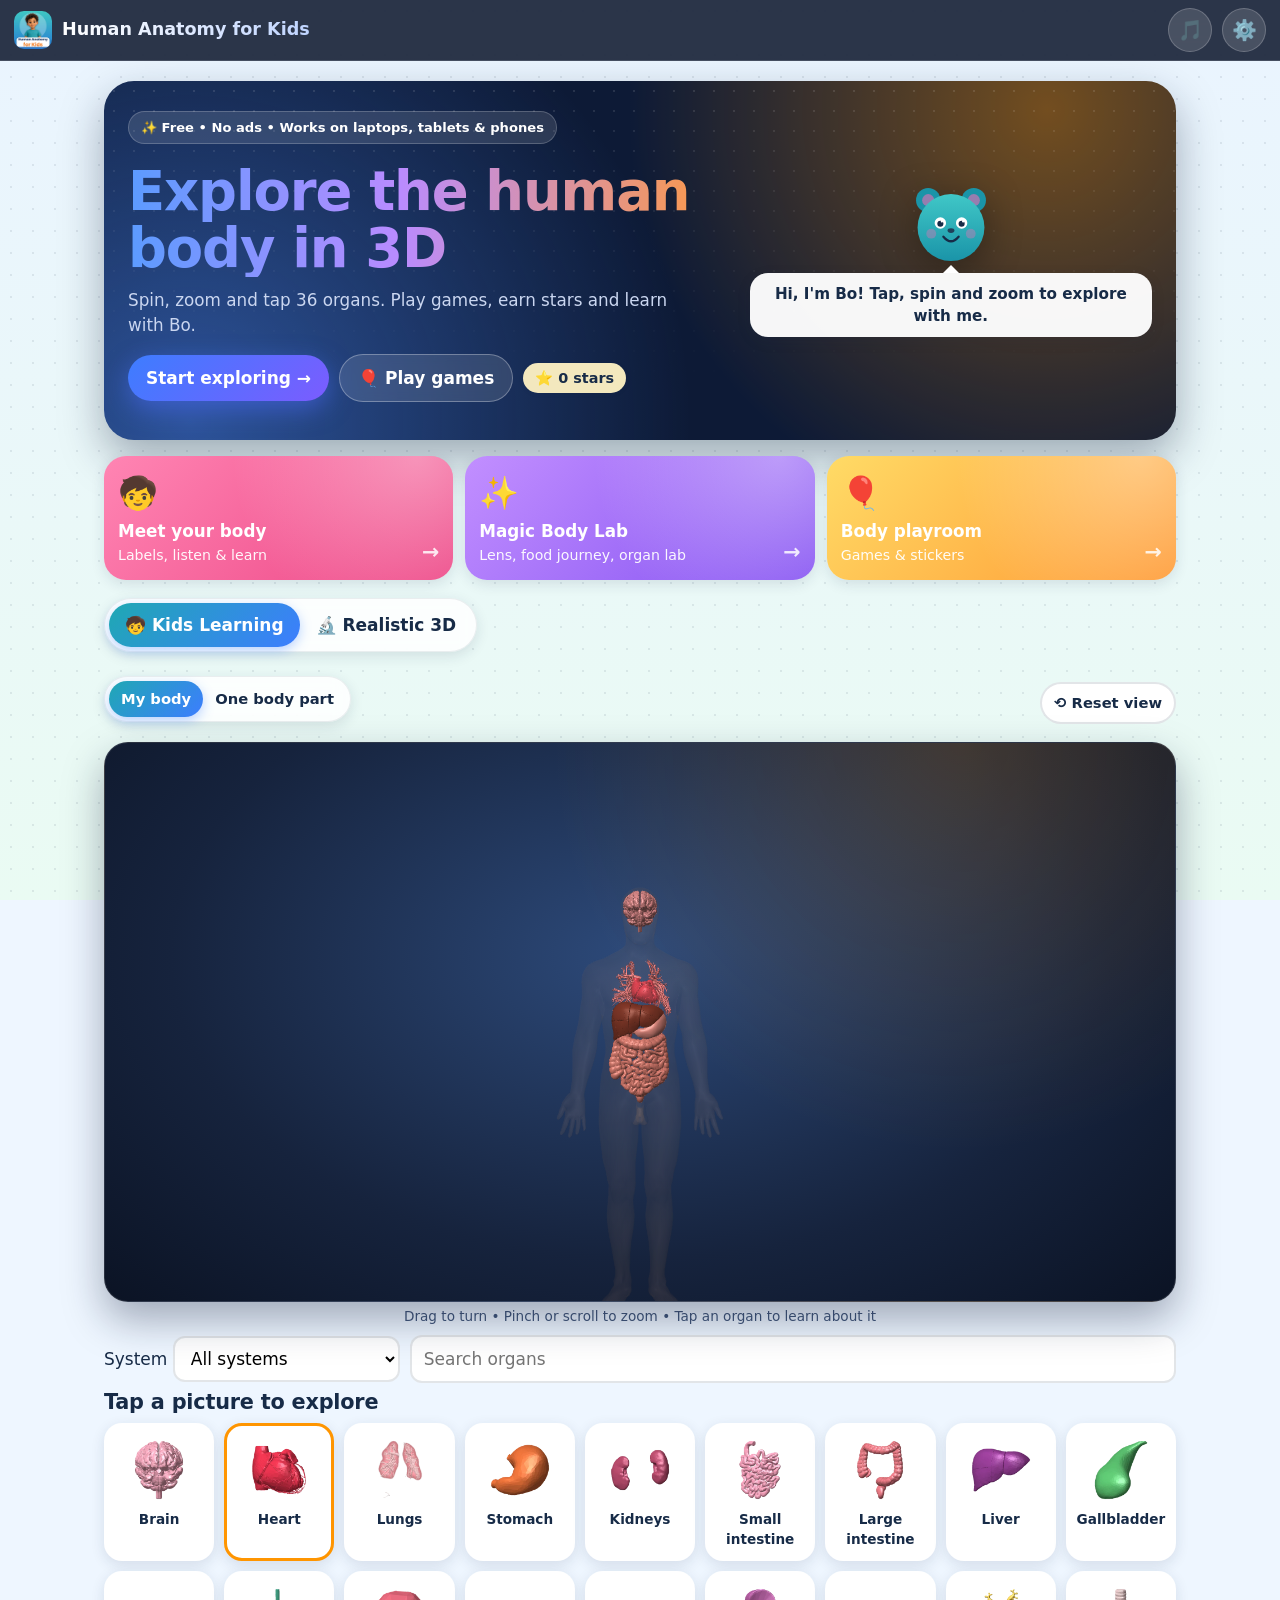
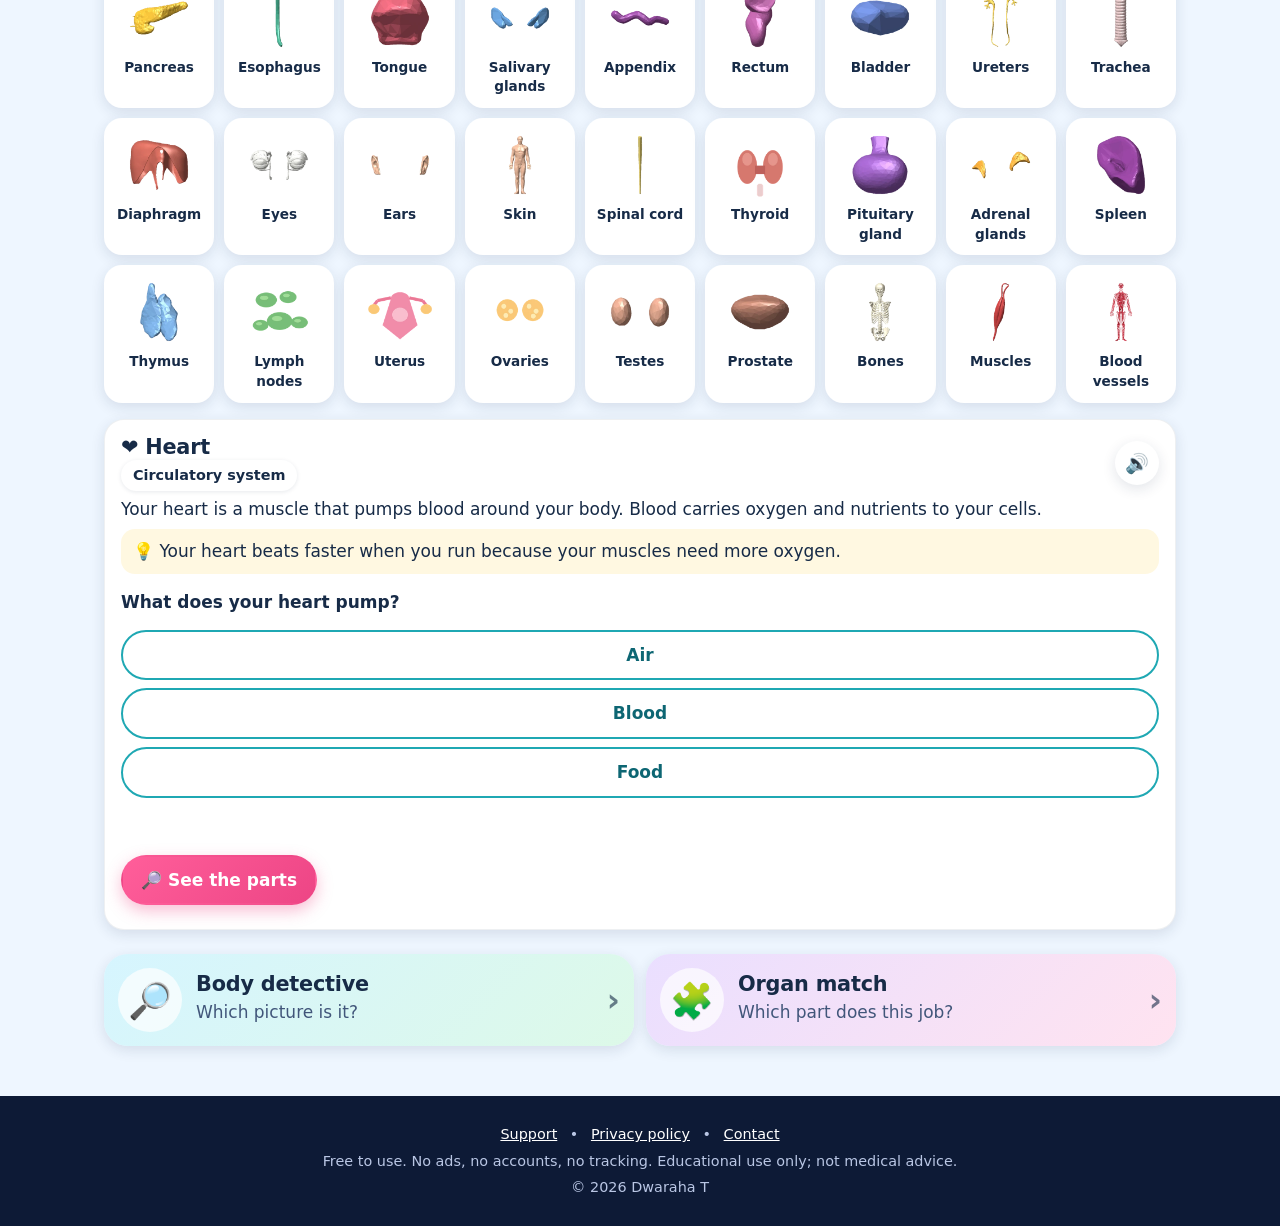
<file: index.html>
<!doctype html>
<html lang="en">
<head>
<meta charset="utf-8">
<title>Human Anatomy for Kids</title>
<meta name="viewport" content="width=device-width, initial-scale=1, viewport-fit=cover">
<meta name="description" content="Human Anatomy for Kids: a free, ad-free, kid-friendly way to explore the human body in 3D. Meet 36 organs, play games and earn stars. Works on laptops, tablets and phones.">
<meta name="theme-color" content="#1FA8B3">
<meta property="og:title" content="Human Anatomy for Kids">
<meta property="og:description" content="Explore the human body in 3D with games, quizzes and a friendly guide. Free, no ads, no accounts.">
<meta property="og:type" content="website">
<link rel="manifest" href="manifest.webmanifest">
<link rel="icon" href="favicon.ico" sizes="any">
<link rel="icon" type="image/png" sizes="32x32" href="icons/favicon-32.png">
<link rel="apple-touch-icon" href="icons/apple-touch-icon.png">
<link rel="stylesheet" href="css/style.css">
</head>
<body>
<a class="skip" href="#app">Skip to content</a>
<header class="site-header">
  <a class="brand" href="#/" aria-label="Human Anatomy for Kids, home"><img src="icons/icon-192.png" alt="" width="38" height="38"><span>Human Anatomy for Kids</span></a>
  <button class="hdr-btn" id="music-btn" type="button" aria-label="Turn music off">🎵</button>
  <button class="hdr-btn" id="settings-btn" type="button" aria-label="For grown-ups and settings">⚙️</button>
</header>
<main id="app"></main>
<noscript><div class="card">Human Anatomy for Kids needs JavaScript to run. Please turn JavaScript on in your browser.</div></noscript>
<dialog id="settings" aria-label="For grown-ups"></dialog>
<footer class="site-footer">
  <p><a href="support.html">Support</a> • <a href="privacy.html">Privacy policy</a> • <a href="mailto:Dwaraha.rpht@outlook.com">Contact</a></p>
  <p>Free to use. No ads, no accounts, no tracking. Educational use only; not medical advice.</p>
  <p>© 2026 Dwaraha T</p>
</footer>
<script src="js/core.js"></script>
<script src="js/audio.js"></script>
<script src="js/ui.js"></script>
<script src="js/data.js"></script>
<script src="js/content.js"></script>
<script src="js/gl.js"></script>
<script src="js/pages1.js"></script>
<script src="js/pages2.js"></script>
<script src="js/pages3.js"></script>
<script src="js/pages4.js"></script>
<script src="js/app.js"></script>
</body>
</html>
</file>
<file: css/style.css>
:root{--ink:#172B47;--ink2:#41567A;--teal:#1FA8B3;--teal-d:#0D6673;--orange:#FF9500;--indigo:#5E5CE6;--pink:#ED4585;--bg1:#EBF7FF;--bg2:#E6FFF5;--card:#fff;--line:rgba(23,43,71,.12);--r:20px;--shadow:0 4px 14px rgba(23,43,71,.12)}
*{box-sizing:border-box}
[hidden]{display:none!important}
html{-webkit-text-size-adjust:100%}
body{margin:0;font-family:ui-rounded,"SF Pro Rounded","Nunito","Segoe UI",system-ui,-apple-system,Roboto,"Helvetica Neue",Arial,sans-serif;color:var(--ink);background:linear-gradient(180deg,var(--bg1),var(--bg2)) fixed;min-height:100vh;display:flex;flex-direction:column;line-height:1.45;font-size:17px}
img{max-width:100%}
h1,h2,h3{line-height:1.15;margin:.2em 0;font-weight:800}
h1{font-size:1.6rem}h2{font-size:1.3rem}h3{font-size:1.1rem}
p{margin:.4em 0}
a{color:var(--teal-d)}
:focus-visible{outline:3px solid #FF9500;outline-offset:2px;border-radius:8px}
.muted{color:var(--ink2)}.small{font-size:.85rem}.center{text-align:center}.strong{font-weight:800}.teal{color:var(--teal-d)}
.skip{position:absolute;left:-999px;top:0;background:#fff;padding:10px 14px;z-index:100;border-radius:0 0 10px 0}.skip:focus{left:0}
/* header / footer */
.site-header{position:sticky;top:0;z-index:20;display:flex;align-items:center;gap:10px;padding:8px 14px;background:rgba(255,255,255,.92);backdrop-filter:blur(8px);border-bottom:1px solid var(--line)}
.brand{display:flex;align-items:center;gap:10px;text-decoration:none;color:var(--ink);font-weight:900;font-size:1.1rem;flex:1;min-width:0}
.brand img{width:38px;height:38px;border-radius:10px}
.brand span{white-space:nowrap;overflow:hidden;text-overflow:ellipsis}
.hdr-btn{border:0;background:#fff;border-radius:50%;width:44px;height:44px;font-size:1.25rem;box-shadow:var(--shadow);cursor:pointer}
.site-footer{margin-top:auto;padding:22px 16px;text-align:center;font-size:.9rem;color:var(--ink2);background:rgba(255,255,255,.7);border-top:1px solid var(--line)}
.site-footer a{margin:0 8px}
main{flex:1;width:100%}
.page{max-width:1100px;margin:0 auto;padding:14px 14px 40px}
.page.narrow{max-width:640px}
.page-head{display:flex;align-items:center;gap:10px;margin-bottom:8px}
.page-title{flex:1;min-width:0}
.back-btn{border:0;background:#fff;color:var(--teal-d);font-weight:800;font-size:1rem;padding:10px 14px;border-radius:999px;box-shadow:var(--shadow);cursor:pointer;min-height:44px}
.row{display:flex;gap:10px;align-items:center}.row.between{justify-content:space-between}.row.center{justify-content:center}.row.end{justify-content:flex-end}.row.wrap{flex-wrap:wrap}
.stack{display:flex;flex-direction:column;gap:12px}.stack.center{align-items:center}
/* buttons */
.btn{display:inline-flex;align-items:center;justify-content:center;gap:6px;border:2px solid transparent;border-radius:999px;padding:11px 18px;font:inherit;font-weight:800;cursor:pointer;text-decoration:none;min-height:46px;transition:transform .08s;color:#fff;background:var(--teal)}
.btn:active{transform:scale(.96)}
.btn.primary{background:var(--pink)}.btn.teal{background:var(--teal)}.btn.orange{background:var(--orange)}.btn.indigo{background:var(--indigo)}
.btn.teal-o{background:#fff;color:var(--teal-d);border-color:var(--teal)}
.btn.teal-o.ok{background:#dff7e8;border-color:#2fa95b}
.btn.ghost{background:#fff;color:var(--ink);border-color:var(--line)}
.btn.big{font-size:1.2rem;padding:14px 28px;min-height:56px}
.btn.small-btn{padding:8px 12px;min-height:40px;font-size:.92rem}
.btn[disabled]{opacity:.55;cursor:default}
.icon-btn{border:0;background:#fff;border-radius:50%;width:44px;height:44px;font-size:1.2rem;box-shadow:var(--shadow);cursor:pointer;flex:none}
.chip{display:inline-block;background:#fff;border-radius:999px;padding:5px 12px;font-weight:800;font-size:.9rem;box-shadow:0 1px 4px rgba(23,43,71,.1)}
.chip.stars{background:#FFF3C4}
.card{background:var(--card);border-radius:var(--r);padding:16px;box-shadow:var(--shadow)}
.prompt{font-size:1.25rem;font-weight:800;text-align:center}
.feedback{text-align:center;font-weight:700;min-height:1.5em}
.fact{background:#FFF8E1;border-radius:14px;padding:10px 12px}
.switch{display:inline-flex;align-items:center;gap:8px;font-weight:800;cursor:pointer}
.switch input{width:22px;height:22px;accent-color:var(--teal)}
/* bo */
.bo{display:flex;align-items:center;gap:12px}
.bo-face{flex:none}.bo-svg{width:100%;height:100%}
.bo-face.hop{animation:hop .6s ease 2}
@keyframes hop{50%{transform:translateY(-12px)}}
.bo-bubble{background:#fff;border-radius:18px;padding:10px 14px;font-weight:700;box-shadow:var(--shadow);position:relative;flex:1}
.bo-bubble:empty{display:none}
.bo-bubble:before{content:"";position:absolute;left:-8px;top:50%;margin-top:-8px;border:8px solid transparent;border-left:0;border-right-color:#fff}
/* body picture */
.body-pic{position:relative;width:min(100%,440px);aspect-ratio:2/3;margin:10px auto;background:#fff;border-radius:24px;box-shadow:var(--shadow);overflow:hidden;user-select:none;-webkit-user-select:none}
.body-pic>img{position:absolute;inset:0;width:100%;height:100%;object-fit:contain}
.pic-tap{position:absolute;inset:0;cursor:pointer}
.pic-svg{position:absolute;inset:0;width:100%;height:100%;pointer-events:none}
.tag{position:absolute;transform:translate(-50%,-50%);border:2px solid var(--teal-d);background:#fff;color:var(--ink);font:inherit;font-weight:800;font-size:.8rem;padding:5px 4px;border-radius:999px;width:20%;text-align:center;cursor:pointer;box-shadow:0 1px 4px rgba(0,0,0,.15)}
.tag.on{background:var(--orange);color:#fff;border-color:var(--orange)}
.tag.wide{width:auto;padding:5px 10px;white-space:nowrap;border-color:var(--c,var(--teal-d));font-size:.78rem;max-width:44%}
.tag.wide.l{transform:translate(0,-50%)}.tag.wide.r{transform:translate(-100%,-50%)}
.tag.wide.on{background:var(--c,var(--orange));color:#fff}
.big-name{text-align:center;font-size:2rem;margin:.1em 0}
.chip-grid{display:flex;flex-wrap:wrap;gap:8px;justify-content:center;margin:12px 0}
.parts-pic{position:relative;width:min(100%,520px);aspect-ratio:1;margin:8px auto;background:#fff;border-radius:24px;box-shadow:var(--shadow)}
.parts-img{position:absolute;left:25%;top:25%;width:50%;height:50%;object-fit:contain}
.detail-card{margin:10px 0}
.label-pic .ring{position:absolute;transform:translate(-50%,-50%);width:11%;aspect-ratio:1;border-radius:50%;border:3px dashed var(--teal);background:rgba(255,255,255,.45);cursor:pointer;padding:0;font:inherit;font-weight:800;font-size:.7rem;color:#fff}
.label-pic .ring.done{border:0;background:none;width:auto;aspect-ratio:auto;padding:3px 9px;border-radius:999px;background:#2fa95b}
.tray{display:flex;flex-wrap:wrap;gap:10px;justify-content:center;min-height:56px;margin:10px 0;touch-action:none}
.drag-chip{border:0;background:var(--indigo);color:#fff;font:inherit;font-weight:800;padding:12px 18px;border-radius:999px;cursor:grab;touch-action:none;box-shadow:var(--shadow);font-size:1.05rem}
.drag-chip.sel{outline:4px solid var(--orange)}.drag-chip.lifting{opacity:.35}
.drag-ghost{position:fixed;transform:translate(-50%,-50%);z-index:90;pointer-events:none;background:var(--indigo);color:#fff;font-weight:800;padding:12px 18px;border-radius:999px;box-shadow:0 8px 20px rgba(0,0,0,.3)}
/* playroom */
.sticker-row{display:flex;flex-wrap:wrap;gap:6px;margin:6px 0 12px}
.sticker{width:46px;height:46px;border-radius:14px;background:#fff;display:grid;place-items:center;font-size:1.6rem;filter:grayscale(1);opacity:.35}
.sticker.on{filter:none;opacity:1;box-shadow:var(--shadow)}
.hero-card{display:flex;align-items:center;gap:14px;text-decoration:none;color:var(--ink);background:#fff;border-radius:24px;padding:14px;margin:10px 0;box-shadow:var(--shadow)}
.hero-card h2{margin:0}.hero-card p{margin:.2em 0;color:var(--ink2)}
.hero-card.vocab{background:linear-gradient(135deg,#FFE0EC,#FFF1D6)}
.hero-card.label{background:linear-gradient(135deg,#E5DBFF,#D6ECFF)}
.hero-card.lab-card{background:linear-gradient(135deg,var(--from),var(--to));color:#fff}.hero-card.lab-card p{color:#fff}
.hero-card.quiz{background:linear-gradient(135deg,#D6F5FF,#DDF9E8)}.hero-card.match{background:linear-gradient(135deg,#EADFFF,#FFE3F0)}
.round-emoji{font-size:2.2rem;width:64px;height:64px;border-radius:50%;background:rgba(255,255,255,.7);display:grid;place-items:center;flex:none}
.chev{margin-left:auto;font-size:2rem;font-weight:800;opacity:.6}
.pill{display:inline-block;background:var(--pink);color:#fff;border-radius:999px;padding:6px 14px;font-weight:800}
.game-grid{display:grid;grid-template-columns:repeat(2,1fr);gap:12px}
.game-tile{display:flex;flex-direction:column;gap:4px;text-decoration:none;color:#fff;background:linear-gradient(135deg,var(--from),var(--to));border-radius:22px;padding:16px;min-height:130px;box-shadow:var(--shadow)}
.game-tile small{opacity:.95}.game-emoji{font-size:2.2rem}
.game-page .prompt{background:#fff}
.match-row{display:grid;grid-template-columns:1fr 1fr;gap:10px;margin:8px 0}
.match-tile{display:flex;align-items:center;gap:8px;border:3px solid transparent;background:#fff;border-radius:18px;padding:12px;font:inherit;font-weight:800;cursor:pointer;box-shadow:var(--shadow);min-height:62px;color:var(--ink);text-align:left}
.match-tile .em{font-size:1.8rem}.match-tile.sel{border-color:var(--orange)}.match-tile.ok{background:#dff7e8}.match-tile i{margin-left:auto;color:#2fa95b;font-style:normal}
.huge-emoji{font-size:5.5rem;line-height:1.1}.huge-word{font-size:2.2rem;margin:0}
.find-grid{display:grid;grid-template-columns:repeat(4,1fr);gap:10px;margin-top:8px}
.find-cell{aspect-ratio:1;border:0;background:#fff;border-radius:18px;font-size:2.4rem;cursor:pointer;box-shadow:var(--shadow)}
.answer{font-size:2rem;font-weight:900;letter-spacing:.2em;min-height:2.4rem;color:var(--teal-d)}
.letter-grid{display:flex;gap:10px;flex-wrap:wrap;justify-content:center}
.letter{width:60px;height:60px;border:0;border-radius:16px;background:var(--indigo);color:#fff;font:inherit;font-size:1.6rem;font-weight:900;cursor:pointer;box-shadow:var(--shadow)}.letter.used{visibility:hidden}
.choice{width:100%;border:3px solid transparent;background:#fff;border-radius:18px;padding:14px;font:inherit;font-size:1.2rem;font-weight:800;cursor:pointer;box-shadow:var(--shadow);color:var(--ink)}
.choice.ok{background:#dff7e8;border-color:#2fa95b}.choice.bad{background:#ffe3e3;opacity:.6}
.pz-preview{width:96px;border-radius:12px;box-shadow:var(--shadow)}
.pz-grid{display:grid;grid-template-columns:repeat(3,1fr);gap:4px;width:min(100%,360px);aspect-ratio:2/3;background:#fff;padding:4px;border-radius:16px;box-shadow:var(--shadow)}
.pz{border:3px solid transparent;border-radius:8px;cursor:pointer;background-repeat:no-repeat}.pz.sel{border-color:var(--orange)}
.big-star{text-align:center;font-size:4rem;animation:hop .8s ease 2}
/* top home */
.hero{display:flex;align-items:center;gap:12px;justify-content:space-between;margin:4px 0 12px}.hero .bo{flex:1}
.top-cards{display:grid;grid-template-columns:repeat(3,1fr);gap:12px;margin-bottom:14px}
.top-card{display:flex;flex-direction:column;gap:2px;text-decoration:none;color:#fff;border-radius:22px;padding:14px;min-height:110px;box-shadow:var(--shadow)}
.top-card .em{font-size:2rem}.top-card b{font-size:1.05rem}.top-card small{opacity:.95}
.c1{background:linear-gradient(135deg,#FF85B3,#ED4585)}.c2{background:linear-gradient(135deg,#C28FFF,#8552F2)}.c3{background:linear-gradient(135deg,#FFDB66,#FF9933)}
.segmented{display:inline-flex;background:#fff;border-radius:999px;padding:4px;box-shadow:var(--shadow);margin:4px 0 12px}
.segmented button{border:0;background:none;font:inherit;font-weight:800;padding:10px 16px;border-radius:999px;cursor:pointer;color:var(--ink)}
.segmented button.on{background:var(--teal);color:#fff}
.segmented.small button{padding:7px 12px;font-size:.92rem}
.controls{margin:4px 0;gap:8px}
.filters{margin:10px 0}.filters input,.filters select{font:inherit;padding:10px 12px;border-radius:12px;border:2px solid var(--line);background:#fff;min-height:44px}
.filters input{flex:1;min-width:140px}
.search-in{font:inherit;padding:10px 14px;border-radius:999px;border:2px solid var(--line);background:#fff;min-height:44px;width:100%;max-width:360px;margin:4px 0}
.organ-grid{display:grid;grid-template-columns:repeat(auto-fill,minmax(104px,1fr));gap:10px;margin:8px 0 16px}
.organ-card{position:relative;display:flex;flex-direction:column;align-items:center;gap:4px;background:#fff;border:3px solid transparent;border-radius:18px;padding:8px 4px;font:inherit;cursor:pointer;box-shadow:var(--shadow);color:var(--ink);text-align:center}
.organ-card img{width:72px;height:72px;object-fit:contain}.organ-card b{font-size:.85rem}
.organ-card.on{border-color:var(--orange)}.organ-card .star{position:absolute;top:2px;right:4px;font-size:.9rem}
.lesson{margin:10px 0}.lesson h2{margin:0}
.mini-quiz{display:flex;flex-direction:column;gap:8px;margin:10px 0;align-items:stretch}
.two-cards{display:grid;grid-template-columns:1fr 1fr;gap:12px;margin-top:14px}
@media(max-width:640px){.two-cards{grid-template-columns:1fr}.top-cards{gap:8px}.top-card{padding:10px;min-height:104px}.top-card small{display:none}.top-card b{font-size:.95rem}}
/* 3D */
.viewer-wrap{position:relative;width:100%;height:min(64vh,560px);min-height:300px;border-radius:24px;overflow:hidden;background:radial-gradient(ellipse at 50% 35%,#2d4a7a 0%,#16233d 65%,#0e1626 100%);box-shadow:var(--shadow)}
.viewer-wrap:fullscreen{height:100vh;border-radius:0}
.lab-wrap{height:min(52vh,460px);background:radial-gradient(ellipse at 50% 40%,#fff6df,#ffd9a8 70%,#ffc58a)}
.viewer-wrap canvas.gl{width:100%;height:100%;display:block;cursor:grab}
.loading,.no-model{position:absolute;left:50%;top:50%;transform:translate(-50%,-50%);color:#fff;font-weight:800;text-align:center;padding:12px 16px;max-width:86%;background:rgba(0,0,0,.35);border-radius:14px}
.no-model{white-space:normal}
.lab-wrap .loading{color:var(--ink);background:rgba(255,255,255,.6)}
.no-gl{padding:30px 20px;color:#fff;font-weight:700;text-align:center;margin:auto}
.label-layer{position:absolute;inset:0;overflow:hidden;pointer-events:none}
.gl-label{position:absolute;left:0;top:0;background:rgba(255,255,255,.93);color:var(--ink);font-weight:800;font-size:.74rem;padding:3px 8px;border-radius:999px;white-space:nowrap;box-shadow:0 1px 4px rgba(0,0,0,.3)}
.chip-scroll{display:flex;gap:8px;overflow-x:auto;padding:6px 2px 10px;scroll-snap-type:x proximity}
.model-chip{flex:none;display:flex;flex-direction:column;align-items:flex-start;border:3px solid transparent;background:#fff;border-radius:16px;padding:8px 14px;font:inherit;cursor:pointer;box-shadow:var(--shadow);color:var(--ink);border-left:8px solid var(--c)}
.model-chip.on{border-color:var(--c);border-left-width:8px}.model-chip small{color:var(--ink2)}
.key-list{margin:.3em 0 0;padding-left:1.2em}
.lab-chips{margin-top:10px}
.organ-chip{display:flex;flex-direction:column;align-items:center;gap:2px;background:#fff;border:3px solid transparent;border-radius:16px;padding:6px 8px;font:inherit;cursor:pointer;color:var(--ink);box-shadow:var(--shadow)}.organ-chip.on{border-color:var(--orange)}
.organ-chip small{font-weight:800}
.info-card{margin:10px 0}.speeds{margin:10px 0}
#app .row.wrap{margin:8px 0}
/* lens */
.lens-pic{position:relative;width:min(100%,420px);aspect-ratio:2/3;margin:10px auto;border-radius:24px;overflow:hidden;box-shadow:var(--shadow);cursor:grab;user-select:none;-webkit-user-select:none}
.lens-bg{position:absolute;inset:0;background:linear-gradient(180deg,#cfe9ff 0%,#cfe9ff 52%,#9d6e54 52%,#9d6e54 100%)}
.lens-pic>img{position:absolute;inset:0;width:100%;height:100%;object-fit:contain;pointer-events:none}
.lens-disc,.lens-ring{position:absolute;transform:translate(-50%,-50%);border-radius:50%;pointer-events:none}
.lens-disc{background:rgba(255,255,255,.65)}.lens-ring{border:9px solid #73D99E}
.lens-handle{position:absolute;width:15%;height:7%;background:#8C61D9;border-radius:12px;transform:translate(-50%,-50%) rotate(45deg);pointer-events:none}
.lens-tags{position:absolute;inset:0;pointer-events:none}
.lens-tag{position:absolute;transform:translate(-50%,-50%);background:rgba(255,255,255,.95);font-weight:800;font-size:.7rem;padding:2px 7px;border-radius:999px;box-shadow:0 1px 3px rgba(0,0,0,.3);white-space:nowrap}
.lens-hint{position:absolute;left:50%;bottom:6%;transform:translateX(-50%);background:rgba(255,255,255,.85);font-weight:800;padding:8px 14px;border-radius:999px;pointer-events:none}
/* food */
.food-layout{display:flex;gap:10px;align-items:stretch}
.food-scene{position:relative;flex:1;aspect-ratio:1024/1010;border-radius:24px;overflow:hidden;box-shadow:var(--shadow);background:#fff}
.food-scene>img{position:absolute;inset:0;width:100%;height:100%}
.scene-lbl{position:absolute;background:#fff;font-weight:800;font-size:.72rem;padding:3px 9px;border-radius:999px;box-shadow:0 1px 3px rgba(0,0,0,.25);white-space:nowrap;z-index:2}
.food-bit{position:absolute;width:12%;aspect-ratio:1;z-index:3;transform:translate(-50%,-50%);display:grid;place-items:center;font-size:clamp(1.4rem,6.5vw,3.2rem)}
.food-glow{position:absolute;inset:0;border-radius:50%;background:rgba(255,230,0,.45)}.food-bit span{position:relative}
.meter{width:56px;display:flex;flex-direction:column;align-items:center;gap:6px;background:rgba(255,255,255,.7);border-radius:18px;padding:8px 4px}
.meter-face{font-size:2rem}.meter-bar{flex:1;width:22px;background:rgba(0,0,0,.08);border-radius:999px;display:flex;align-items:flex-end;overflow:hidden}
.meter-fill{width:100%;background:linear-gradient(0deg,#34C759,#FFD60A);border-radius:999px;transition:height .6s}
.caption{margin:10px 0;min-height:68px;font-weight:700;text-align:center}
.food-row{display:flex;gap:10px;overflow-x:auto;padding:4px 2px 10px;justify-content:center;flex-wrap:wrap}
.food-btn{display:flex;flex-direction:column;align-items:center;width:84px;height:84px;background:#fff;border:0;border-radius:18px;font:inherit;cursor:pointer;box-shadow:var(--shadow);color:var(--ink);justify-content:center}
.food-btn span{font-size:2.2rem}.food-btn small{font-weight:800}.food-row.busy{opacity:.5;pointer-events:none}
.food-page{max-width:760px}
/* quiz */
.pic-grid{display:grid;grid-template-columns:1fr 1fr;gap:14px}
.pic-tile{display:flex;flex-direction:column;align-items:center;gap:6px;background:#fff;border:4px solid transparent;border-radius:20px;padding:10px;font:inherit;cursor:pointer;box-shadow:var(--shadow);color:var(--ink)}
.pic-tile img{width:100%;max-width:170px;aspect-ratio:1;object-fit:contain}.pic-name{font-weight:900;font-size:1.1rem}
.pic-tile.ok{border-color:#2fa95b;background:#eafaf0}.pic-tile.bad{border-color:#e5484d;background:#fff0f0}
progress{width:100%;height:12px;appearance:none;-webkit-appearance:none;border:0;border-radius:999px;background:rgba(23,43,71,.12);overflow:hidden}
progress::-webkit-progress-bar{background:rgba(23,43,71,.12);border-radius:999px}
progress::-webkit-progress-value{background:var(--teal);border-radius:999px}
progress::-moz-progress-bar{background:var(--teal);border-radius:999px}
.confetti{position:fixed;inset:0;pointer-events:none;z-index:80}
/* dialog */
dialog#settings{border:0;border-radius:24px;padding:0;max-width:min(92vw,520px);width:100%;box-shadow:0 20px 60px rgba(0,0,0,.35);color:var(--ink)}
dialog#settings::backdrop{background:rgba(10,20,40,.55)}
.dlg-body{padding:20px;max-height:80vh;overflow:auto}
.toggle-row{display:flex;align-items:center;justify-content:space-between;gap:12px;padding:10px 0;border-bottom:1px solid var(--line)}
.toggle-row small{display:block;color:var(--ink2)}.toggle-row input[type=checkbox]{width:26px;height:26px;accent-color:var(--teal)}.toggle-row input[type=range]{width:50%}
.dlg-actions{display:flex;gap:8px;flex-wrap:wrap;margin-top:14px;justify-content:flex-end}
/* static pages */
.doc{max-width:760px;margin:0 auto;padding:18px 16px 40px}.doc .card{margin:14px 0}.doc h2{margin-top:1.2em}.doc ul{padding-left:1.2em}
.doc table{width:100%;border-collapse:collapse;font-size:.95rem}.doc th,.doc td{border-bottom:1px solid var(--line);padding:8px;text-align:left;vertical-align:top}
noscript .card{max-width:520px;margin:30px auto}
@media(max-width:480px){.hero{margin:0 0 8px}.segmented{margin:0 0 8px}.controls .segmented{margin:0}body{font-size:16px}.find-grid{gap:6px}.match-tile{font-size:.9rem;padding:8px}.viewer-wrap{height:56vh}}
@media(prefers-reduced-motion:reduce){*{animation:none!important;transition:none!important}}

/* ===== modern look (dark gradient hero, glass header, bento cards, motion) ===== */
body{background-color:#EEF6FF;background-image:radial-gradient(rgba(23,43,71,.09) 1px,transparent 1.2px),linear-gradient(180deg,#EAF4FF,#EAFBF3);background-size:22px 22px,100% 100%;background-attachment:fixed}
.site-header{background:rgba(12,22,44,.86);backdrop-filter:blur(14px) saturate(1.4);-webkit-backdrop-filter:blur(14px) saturate(1.4);border-bottom:1px solid rgba(255,255,255,.12)}
.brand{color:#fff}
.brand span{background:linear-gradient(90deg,#fff,#BFD4FF);-webkit-background-clip:text;background-clip:text;color:transparent}
.hdr-btn{background:rgba(255,255,255,.14);color:#fff;box-shadow:none;border:1px solid rgba(255,255,255,.2);transition:transform .15s,background .15s}
.hdr-btn:hover{background:rgba(255,255,255,.24);transform:translateY(-1px)}
.btn.small-btn.teal{box-shadow:0 4px 14px rgba(31,168,179,.4)}
.hero-banner{position:relative;overflow:hidden;border-radius:30px;padding:30px 24px;color:#fff;margin:6px 0 16px;display:grid;grid-template-columns:1.5fr 1fr;gap:18px;align-items:center;
  background:radial-gradient(circle at 88% 8%,rgba(255,149,0,.42),transparent 42%),radial-gradient(circle at 8% 95%,rgba(77,141,255,.5),transparent 48%),#0d1a36;box-shadow:0 18px 44px rgba(13,26,54,.35)}
.hero-banner:before{content:"";position:absolute;inset:0;background-image:radial-gradient(rgba(255,255,255,.16) 1px,transparent 1.2px);background-size:20px 20px;opacity:.7;pointer-events:none;mask-image:linear-gradient(180deg,#000,transparent 85%);-webkit-mask-image:linear-gradient(180deg,#000,transparent 85%)}
.hero-copy,.hero-bo{position:relative}
.eyebrow{display:inline-block;font-size:.82rem;font-weight:800;padding:6px 12px;border-radius:999px;background:rgba(255,255,255,.12);border:1px solid rgba(255,255,255,.2)}
.grad{font-size:clamp(2rem,6.4vw,3.4rem);line-height:1.05;margin:.35em 0 .2em;font-weight:900;letter-spacing:-.02em;background:linear-gradient(90deg,#5B9BFF 0%,#B98BFF 45%,#FF9A3D 100%);-webkit-background-clip:text;background-clip:text;color:transparent}
.lead{font-size:1.05rem;color:#CAD6F0;margin:.2em 0 1em;max-width:34em}
.hero-actions{gap:10px}
.btn.glow{background:linear-gradient(135deg,#3D7DFF,#7B5CFF);box-shadow:0 8px 24px rgba(77,110,255,.5);border:0}
.btn.glass{background:rgba(255,255,255,.12);border:1px solid rgba(255,255,255,.3);color:#fff;backdrop-filter:blur(6px)}
.hero-banner .chip.stars{background:rgba(255,243,196,.95);color:#172B47}
.hero-bo .bo{flex-direction:column;align-items:center;text-align:center}
.hero-bo .bo-bubble{background:rgba(255,255,255,.96);color:var(--ink);font-size:.95rem}
.hero-bo .bo-bubble:before{left:50%;top:-8px;margin:0 0 0 -8px;border:8px solid transparent;border-top:0;border-bottom-color:#fff}
.hero-bo .bo-face{filter:drop-shadow(0 10px 18px rgba(0,0,0,.35))}
@media(max-width:700px){.hero-banner{grid-template-columns:1fr;padding:22px 18px;border-radius:26px}.hero-bo{order:-1}.hero-bo .bo{flex-direction:row;text-align:left}.hero-bo .bo-bubble:before{left:-8px;top:50%;margin:-8px 0 0;border:8px solid transparent;border-left:0;border-right-color:#fff;border-top-color:transparent;border-bottom-color:transparent}}
.top-card{position:relative;overflow:hidden;transition:transform .25s cubic-bezier(.2,.9,.25,1.2),box-shadow .25s}
.top-card:before{content:"";position:absolute;inset:0;background:radial-gradient(circle at 90% 0%,rgba(255,255,255,.35),transparent 55%);pointer-events:none}
.top-card .go{position:absolute;right:14px;bottom:12px;font-style:normal;font-weight:900;font-size:1.3rem;opacity:.85;transition:transform .25s}
.top-card:hover{transform:translateY(-5px);box-shadow:0 14px 30px rgba(23,43,71,.25)}.top-card:hover .go{transform:translateX(5px)}
.top-card:active,.hero-card:active,.game-tile:active,.organ-card:active{transform:scale(.97)}
.hero-card,.game-tile,.organ-card,.pic-tile,.model-chip{transition:transform .22s cubic-bezier(.2,.9,.25,1.2),box-shadow .22s,border-color .2s}
.hero-card:hover,.game-tile:hover,.organ-card:hover,.pic-tile:not([disabled]):hover,.model-chip:hover{transform:translateY(-3px);box-shadow:0 12px 26px rgba(23,43,71,.2)}
.card,.body-pic,.parts-pic,.lens-pic,.food-scene{border:1px solid rgba(23,43,71,.07)}
.segmented{background:rgba(255,255,255,.85);backdrop-filter:blur(8px);border:1px solid rgba(23,43,71,.08)}
.segmented button{transition:background .2s,color .2s}
.segmented button.on{background:linear-gradient(135deg,#1FA8B3,#3D7DFF);box-shadow:0 4px 12px rgba(61,125,255,.35)}
.viewer-wrap{border:1px solid rgba(255,255,255,.12);box-shadow:0 18px 40px rgba(13,26,54,.35)}
.viewer-wrap:not(.lab-wrap){background:radial-gradient(circle at 80% 0%,rgba(255,149,0,.18),transparent 40%),radial-gradient(ellipse at 50% 38%,#2d4a7a 0%,#16233d 62%,#0b1324 100%)}
h2{letter-spacing:-.01em}
.page-title h1{background:linear-gradient(90deg,#172B47,#3D5FCF);-webkit-background-clip:text;background-clip:text;color:transparent}
.step-pill{display:flex;align-items:center;justify-content:center;font-weight:800;color:#fff;padding:12px 18px;border-radius:999px;background:linear-gradient(90deg,#D97B3F var(--p,0%),#1c2338 var(--p,0%));box-shadow:var(--shadow);transition:background .4s}
.btn.primary{background:linear-gradient(135deg,#FF5E9A,#ED4585);box-shadow:0 6px 16px rgba(237,69,133,.35)}
.btn.teal{background:linear-gradient(135deg,#1FA8B3,#2B8FD6)}
.site-footer{background:#0d1a36;color:#B9C6E4;border-top:0}.site-footer a{color:#fff}
</file>
